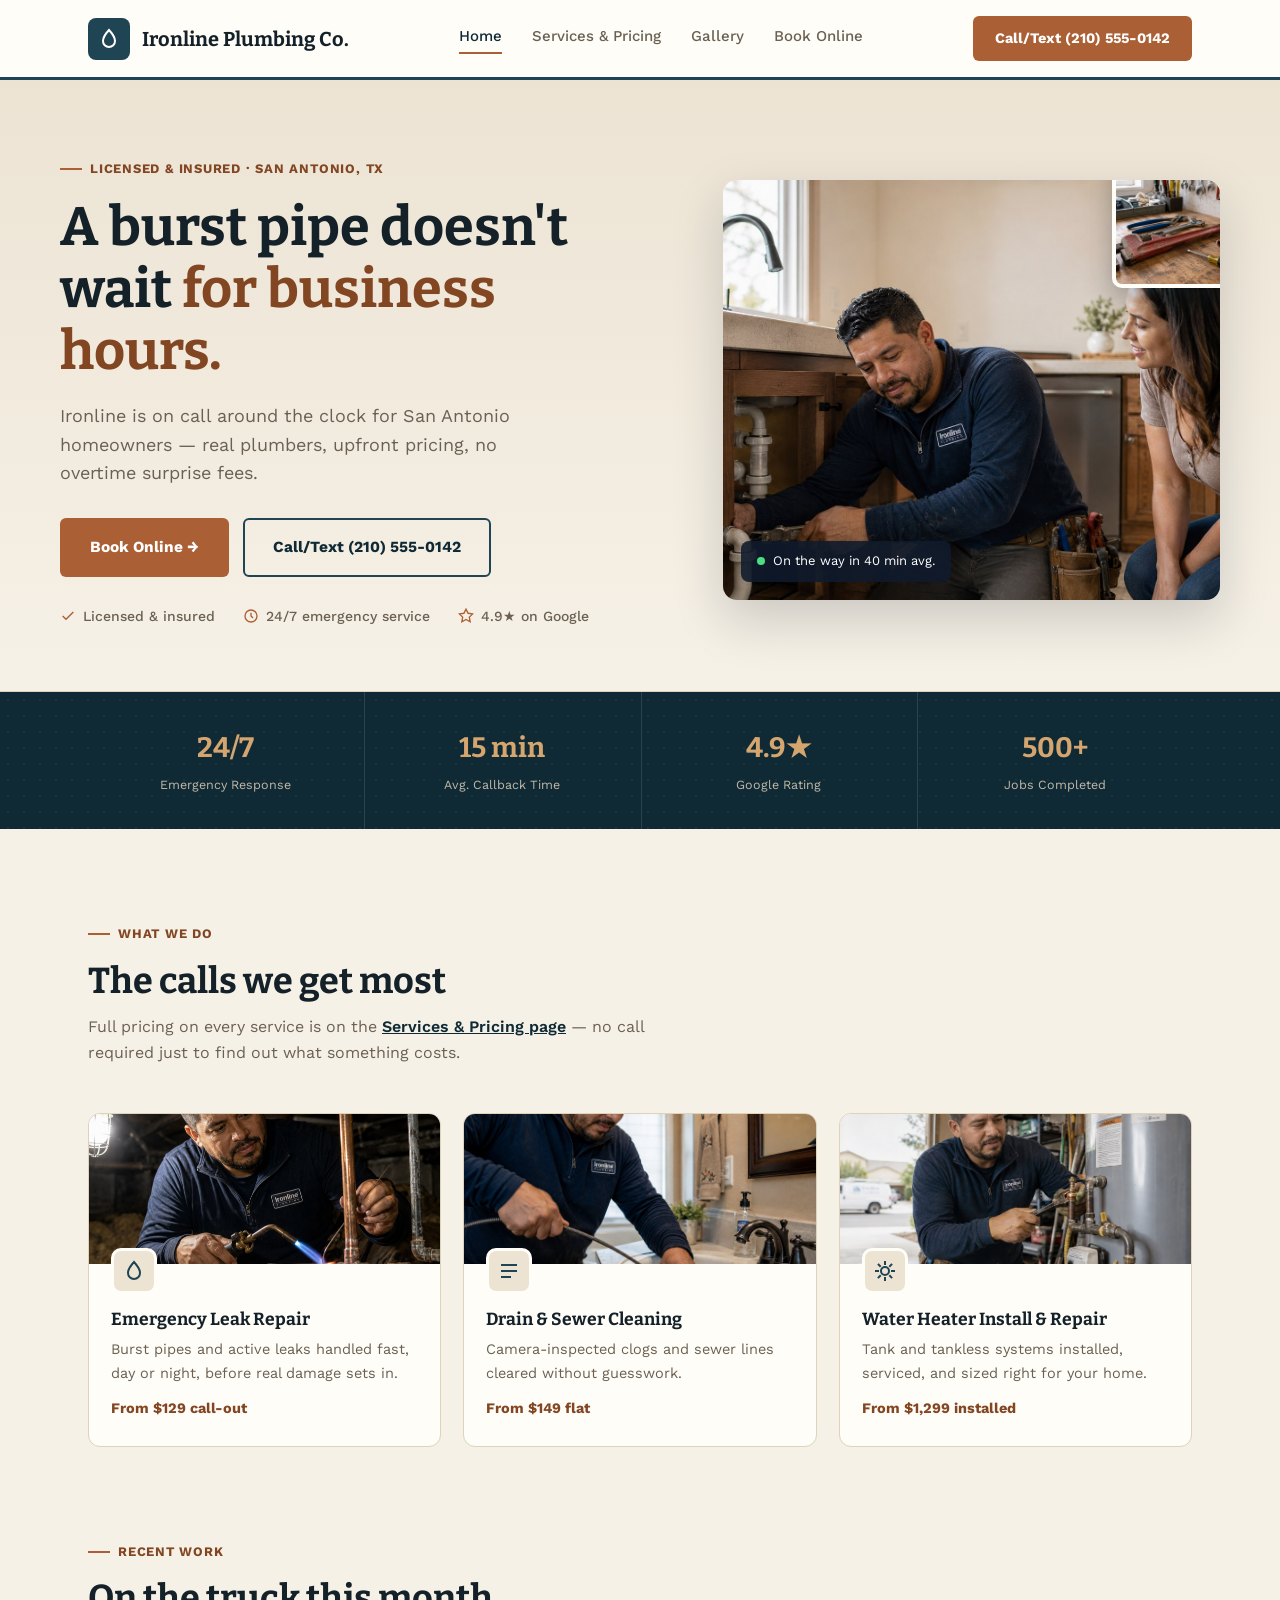
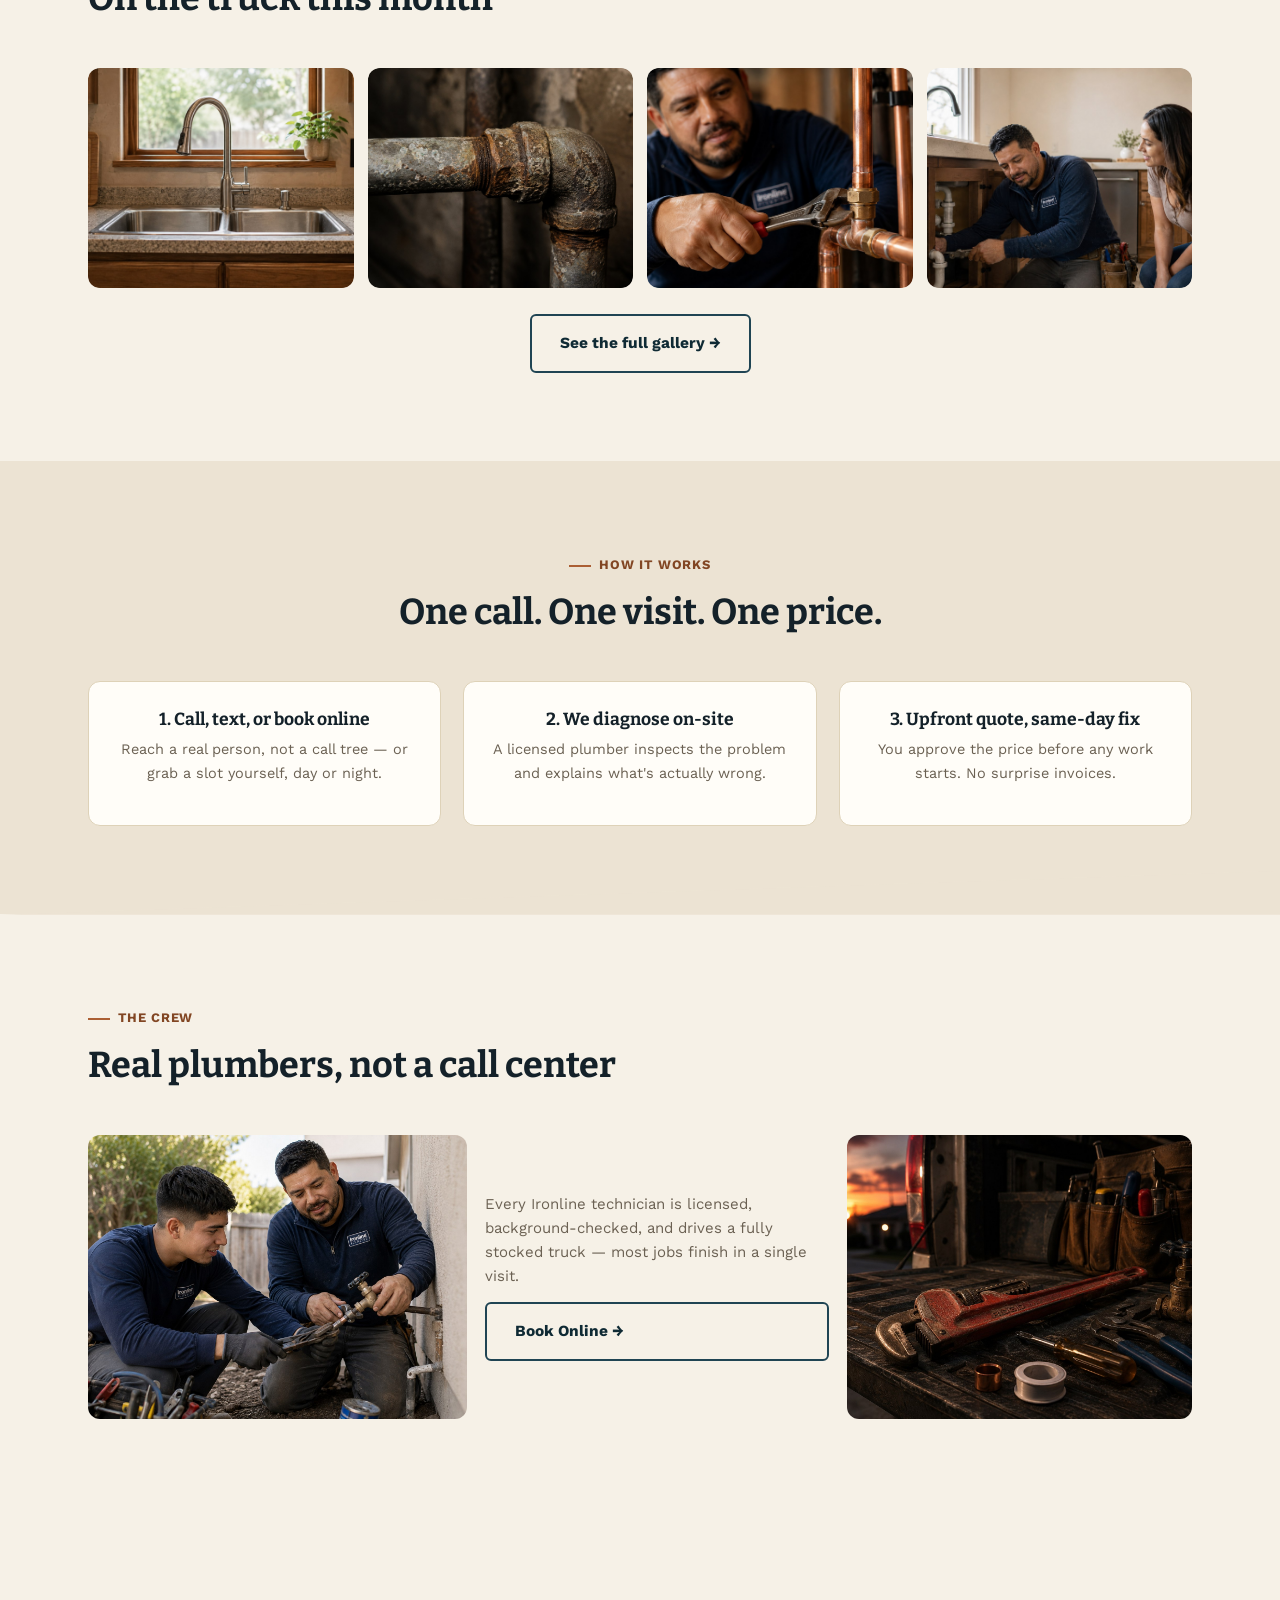
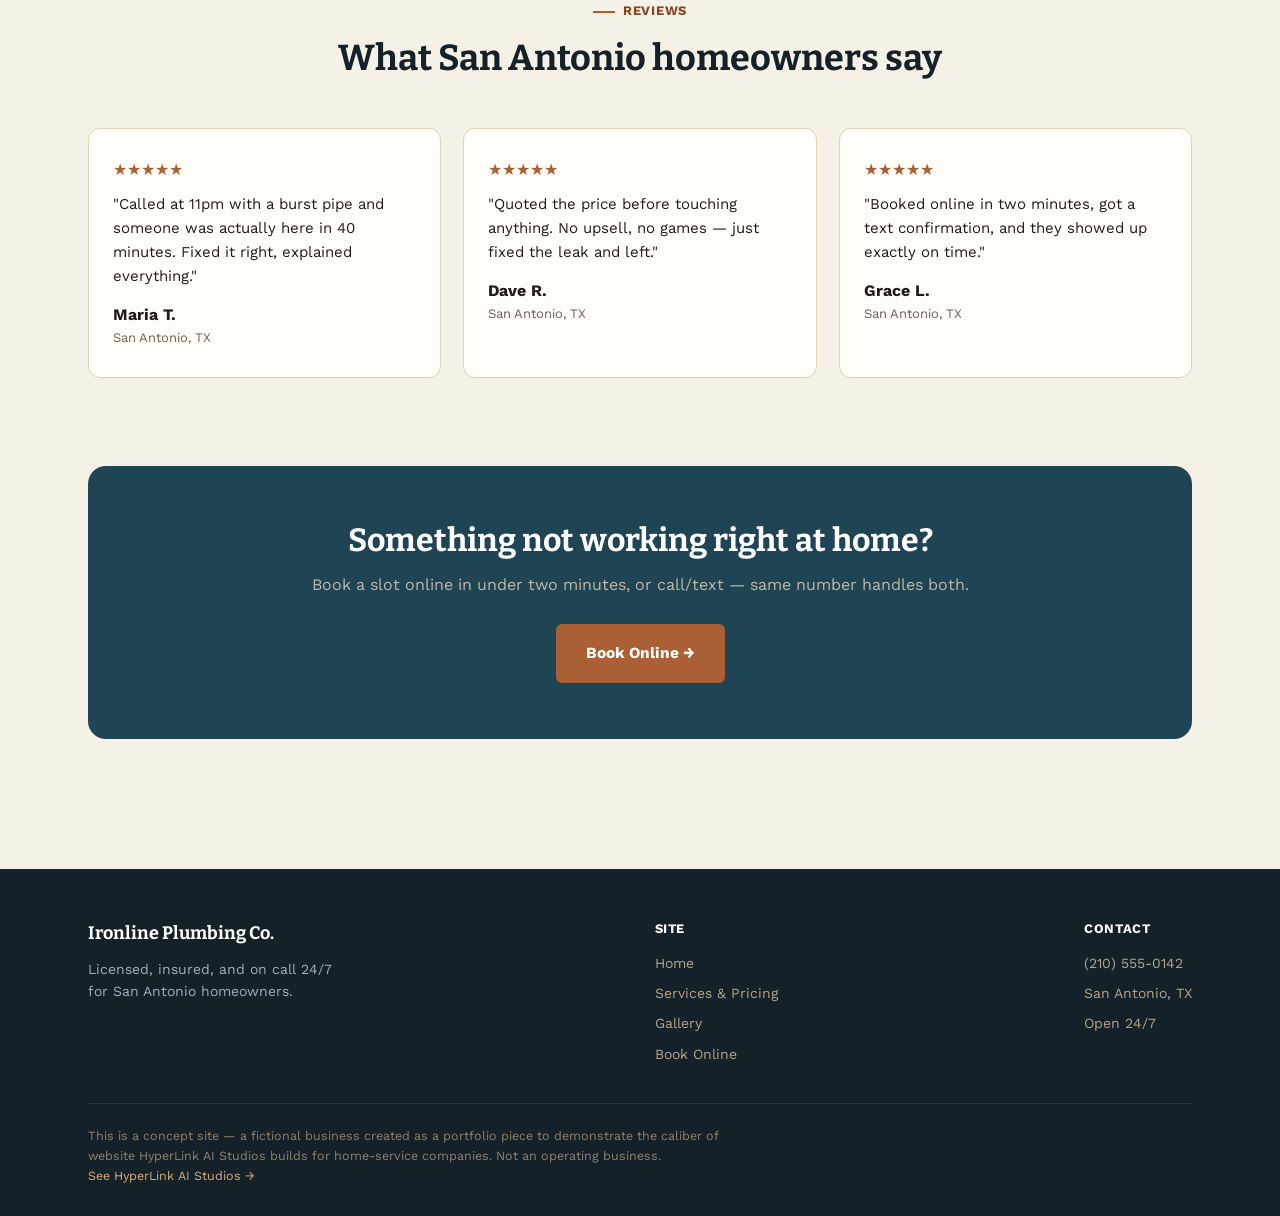
<file: index.html>
<!DOCTYPE html>
<html lang="en">
<head>
<meta charset="UTF-8">
<meta name="viewport" content="width=device-width, initial-scale=1.0">
<title>Ironline Plumbing Co. — Licensed Plumbers in San Antonio, TX</title>
<meta name="description" content="Concept website for a fictional San Antonio plumbing company, built by HyperLink AI Studios as a portfolio piece.">
<link rel="stylesheet" href="styles.css">
</head>
<body>

<header class="site-nav">
  <div class="nav-inner">
    <a class="brand" href="index.html">
      <span class="brand-mark"><svg viewBox="0 0 24 24" fill="none" stroke="#fff" stroke-width="2"><path d="M12 3s6 6.5 6 11a6 6 0 1 1-12 0c0-4.5 6-11 6-11z"/></svg></span>
      Ironline Plumbing Co.
    </a>
    <nav class="nav-links">
      <a href="index.html" class="active">Home</a>
      <a href="services.html">Services &amp; Pricing</a>
      <a href="gallery.html">Gallery</a>
      <a href="book.html">Book Online</a>
    </nav>
    <a class="nav-cta" href="tel:+12105550142"><svg viewBox="0 0 24 24" fill="none" stroke="currentColor" stroke-width="2"><path d="M22 16.92v3a2 2 0 0 1-2.18 2 19.79 19.79 0 0 1-8.63-3.07 19.5 19.5 0 0 1-6-6 19.79 19.79 0 0 1-3.07-8.67A2 2 0 0 1 4.11 2h3a2 2 0 0 1 2 1.72c.127.96.362 1.903.7 2.81a2 2 0 0 1-.45 2.11L8.09 9.91a16 16 0 0 0 6 6l1.27-1.27a2 2 0 0 1 2.11-.45c.907.338 1.85.573 2.81.7A2 2 0 0 1 22 16.92z"/></svg><span class="cta-text">Call/Text (210) 555-0142</span></a>
    <button class="nav-toggle" aria-label="Open menu"><span></span></button>
  </div>
  <div class="mobile-menu">
    <a href="index.html" class="active">Home</a>
    <a href="services.html">Services &amp; Pricing</a>
    <a href="gallery.html">Gallery</a>
    <a href="book.html">Book Online</a>
  </div>
</header>

<section class="hero">
  <div class="wrap hero-grid">
    <div>
      <div class="eyebrow">Licensed &amp; Insured · San Antonio, TX</div>
      <h1>A burst pipe doesn't wait <span class="hl">for business hours.</span></h1>
      <p class="lede">Ironline is on call around the clock for San Antonio homeowners — real plumbers, upfront pricing, no overtime surprise fees.</p>
      <div class="hero-actions">
        <a class="btn btn-orange" href="book.html">Book Online →</a>
        <a class="btn btn-outline" href="tel:+12105550142">Call/Text (210) 555-0142</a>
      </div>
      <div class="trust-row">
        <span><svg viewBox="0 0 24 24" fill="none" stroke="currentColor" stroke-width="2"><path d="M20 6L9 17l-5-5"/></svg> Licensed &amp; insured</span>
        <span><svg viewBox="0 0 24 24" fill="none" stroke="currentColor" stroke-width="2"><circle cx="12" cy="12" r="9"/><path d="M12 7v5l3 3"/></svg> 24/7 emergency service</span>
        <span><svg viewBox="0 0 24 24" fill="none" stroke="currentColor" stroke-width="2"><path d="M12 17.3l-6.2 3.3 1.2-6.9L2 8.9l6.9-1L12 1.7l3.1 6.2 6.9 1-5 4.8 1.2 6.9z"/></svg> 4.9★ on Google</span>
      </div>
    </div>
    <div class="hero-photo collage reveal">
      <img src="images/hero-team.jpg" alt="Ironline plumber reviewing a repair with a San Antonio homeowner">
      <div class="hero-badge"><span class="dot"></span> On the way in 40 min avg.</div>
      <div class="hero-inset"><img src="images/wrench-workbench.jpg" alt="Plumbing tools on a workbench"></div>
    </div>
  </div>
</section>

<section class="stat-strip texture">
  <div class="wrap stat-grid">
    <div class="stat-item reveal"><div class="stat-num" data-count="24/7">0</div><div class="stat-label">Emergency Response</div></div>
    <div class="stat-item reveal"><div class="stat-num" data-count="15 min">0</div><div class="stat-label">Avg. Callback Time</div></div>
    <div class="stat-item reveal"><div class="stat-num" data-count="4.9★">0</div><div class="stat-label">Google Rating</div></div>
    <div class="stat-item reveal"><div class="stat-num" data-count="500+">0</div><div class="stat-label">Jobs Completed</div></div>
  </div>
</section>

<section class="section">
  <div class="wrap">
    <div class="section-head reveal">
      <div class="eyebrow">What we do</div>
      <h2>The calls we get most</h2>
      <p>Full pricing on every service is on the <a href="services.html" style="color:var(--steel-dark);font-weight:600;">Services &amp; Pricing page</a> — no call required just to find out what something costs.</p>
    </div>
    <div class="service-grid">
      <div class="service-card with-photo reveal">
        <div class="sc-photo"><img src="images/leak-repair.jpg" alt="Emergency pipe leak repair"></div>
        <div class="sc-body">
          <div class="service-icon"><svg viewBox="0 0 24 24" fill="none" stroke="currentColor" stroke-width="2"><path d="M12 3s6 6.5 6 11a6 6 0 1 1-12 0c0-4.5 6-11 6-11z"/></svg></div>
          <h3>Emergency Leak Repair</h3>
          <p>Burst pipes and active leaks handled fast, day or night, before real damage sets in.</p>
          <div class="service-price">From $129 call-out</div>
        </div>
      </div>
      <div class="service-card with-photo reveal">
        <div class="sc-photo"><img src="images/drain-cleaning.jpg" alt="Drain cleaning service"></div>
        <div class="sc-body">
          <div class="service-icon"><svg viewBox="0 0 24 24" fill="none" stroke="currentColor" stroke-width="2"><path d="M4 12h16M4 6h16M4 18h10"/></svg></div>
          <h3>Drain &amp; Sewer Cleaning</h3>
          <p>Camera-inspected clogs and sewer lines cleared without guesswork.</p>
          <div class="service-price">From $149 flat</div>
        </div>
      </div>
      <div class="service-card with-photo reveal">
        <div class="sc-photo"><img src="images/water-heater.jpg" alt="Water heater installation"></div>
        <div class="sc-body">
          <div class="service-icon"><svg viewBox="0 0 24 24" fill="none" stroke="currentColor" stroke-width="2"><path d="M12 2v4M12 18v4M4.9 4.9l2.8 2.8M16.3 16.3l2.8 2.8M2 12h4M18 12h4M4.9 19.1l2.8-2.8M16.3 7.7l2.8-2.8"/><circle cx="12" cy="12" r="4"/></svg></div>
          <h3>Water Heater Install &amp; Repair</h3>
          <p>Tank and tankless systems installed, serviced, and sized right for your home.</p>
          <div class="service-price">From $1,299 installed</div>
        </div>
      </div>
    </div>
  </div>
</section>

<section class="section" style="padding-top:0;">
  <div class="wrap">
    <div class="section-head reveal">
      <div class="eyebrow">Recent work</div>
      <h2>On the truck this month</h2>
    </div>
    <div class="photo-strip">
      <a class="photo-frame reveal" href="gallery.html"><img src="images/finished-faucet.jpg" alt="Finished kitchen faucet install"></a>
      <a class="photo-frame reveal" href="gallery.html"><img src="images/rusty-pipe-joint.jpg" alt="Corroded pipe joint before repair"></a>
      <a class="photo-frame reveal" href="gallery.html"><img src="images/pipes-detail.jpg" alt="New copper piping detail"></a>
      <a class="photo-frame reveal" href="gallery.html"><img src="images/hero-team.jpg" alt="Ironline plumber walking a homeowner through a repair"></a>
    </div>
    <div style="text-align:center;margin-top:26px;">
      <a class="btn btn-outline" href="gallery.html">See the full gallery →</a>
    </div>
  </div>
</section>

<section class="section angle-cut" style="background:var(--panel-2);">
  <div class="wrap">
    <div class="section-head center reveal">
      <div class="eyebrow">How it works</div>
      <h2>One call. One visit. One price.</h2>
    </div>
    <div class="service-grid">
      <div class="service-card reveal" style="text-align:center;">
        <h3>1. Call, text, or book online</h3>
        <p>Reach a real person, not a call tree — or grab a slot yourself, day or night.</p>
      </div>
      <div class="service-card reveal" style="text-align:center;">
        <h3>2. We diagnose on-site</h3>
        <p>A licensed plumber inspects the problem and explains what's actually wrong.</p>
      </div>
      <div class="service-card reveal" style="text-align:center;">
        <h3>3. Upfront quote, same-day fix</h3>
        <p>You approve the price before any work starts. No surprise invoices.</p>
      </div>
    </div>
  </div>
</section>

<section class="section">
  <div class="wrap">
    <div class="section-head reveal">
      <div class="eyebrow">The crew</div>
      <h2>Real plumbers, not a call center</h2>
    </div>
    <div class="crew-strip">
      <a class="photo-frame reveal" href="gallery.html"><img src="images/crew-at-work.jpg" alt="Ironline crew working on a pipe repair"></a>
      <div class="crew-copy reveal">
        <p style="color:var(--muted);font-size:15px;margin-bottom:14px;">Every Ironline technician is licensed, background-checked, and drives a fully stocked truck — most jobs finish in a single visit.</p>
        <a class="btn btn-outline" href="book.html">Book Online →</a>
      </div>
      <a class="photo-frame reveal" href="gallery.html"><img src="images/tool-dramatic.jpg" alt="Plumbing tools of the trade"></a>
    </div>
  </div>
</section>

<section class="section">
  <div class="wrap">
    <div class="section-head center reveal">
      <div class="eyebrow">Reviews</div>
      <h2>What San Antonio homeowners say</h2>
    </div>
    <div class="service-grid">
      <div class="service-card reveal">
        <div style="color:var(--orange);margin-bottom:10px;">★★★★★</div>
        <p style="color:var(--text);font-size:15px;margin-bottom:14px;">"Called at 11pm with a burst pipe and someone was actually here in 40 minutes. Fixed it right, explained everything."</p>
        <strong>Maria T.</strong><div style="color:var(--muted);font-size:13px;">San Antonio, TX</div>
      </div>
      <div class="service-card reveal">
        <div style="color:var(--orange);margin-bottom:10px;">★★★★★</div>
        <p style="color:var(--text);font-size:15px;margin-bottom:14px;">"Quoted the price before touching anything. No upsell, no games — just fixed the leak and left."</p>
        <strong>Dave R.</strong><div style="color:var(--muted);font-size:13px;">San Antonio, TX</div>
      </div>
      <div class="service-card reveal">
        <div style="color:var(--orange);margin-bottom:10px;">★★★★★</div>
        <p style="color:var(--text);font-size:15px;margin-bottom:14px;">"Booked online in two minutes, got a text confirmation, and they showed up exactly on time."</p>
        <strong>Grace L.</strong><div style="color:var(--muted);font-size:13px;">San Antonio, TX</div>
      </div>
    </div>
  </div>
</section>

<section class="wrap" style="padding-bottom:90px;">
  <div class="cta-band">
    <h2>Something not working right at home?</h2>
    <p>Book a slot online in under two minutes, or call/text — same number handles both.</p>
    <a class="btn btn-orange" href="book.html">Book Online →</a>
  </div>
</section>

<footer class="site-footer">
  <div class="wrap">
    <div class="footer-grid">
      <div>
        <div class="footer-brand">Ironline Plumbing Co.</div>
        <div style="color:#9fb0c2;font-size:14px;max-width:260px;">Licensed, insured, and on call 24/7 for San Antonio homeowners.</div>
      </div>
      <div class="footer-col">
        <h4>Site</h4>
        <a href="index.html">Home</a>
        <a href="services.html">Services &amp; Pricing</a>
        <a href="gallery.html">Gallery</a>
        <a href="book.html">Book Online</a>
      </div>
      <div class="footer-col">
        <h4>Contact</h4>
        <a href="tel:+12105550142">(210) 555-0142</a>
        <a href="#">San Antonio, TX</a>
        <a href="#">Open 24/7</a>
      </div>
    </div>
    <div class="footer-bottom">
      This is a concept site — a fictional business created as a portfolio piece to demonstrate the caliber of website HyperLink AI Studios builds for home-service companies. Not an operating business.
      <br><a href="https://hyperlinkai.online" target="_blank" rel="noopener">See HyperLink AI Studios →</a>
    </div>
  </div>
</footer>

<script src="nav.js"></script>
<script src="motion.js"></script>
</body>
</html>
</file>
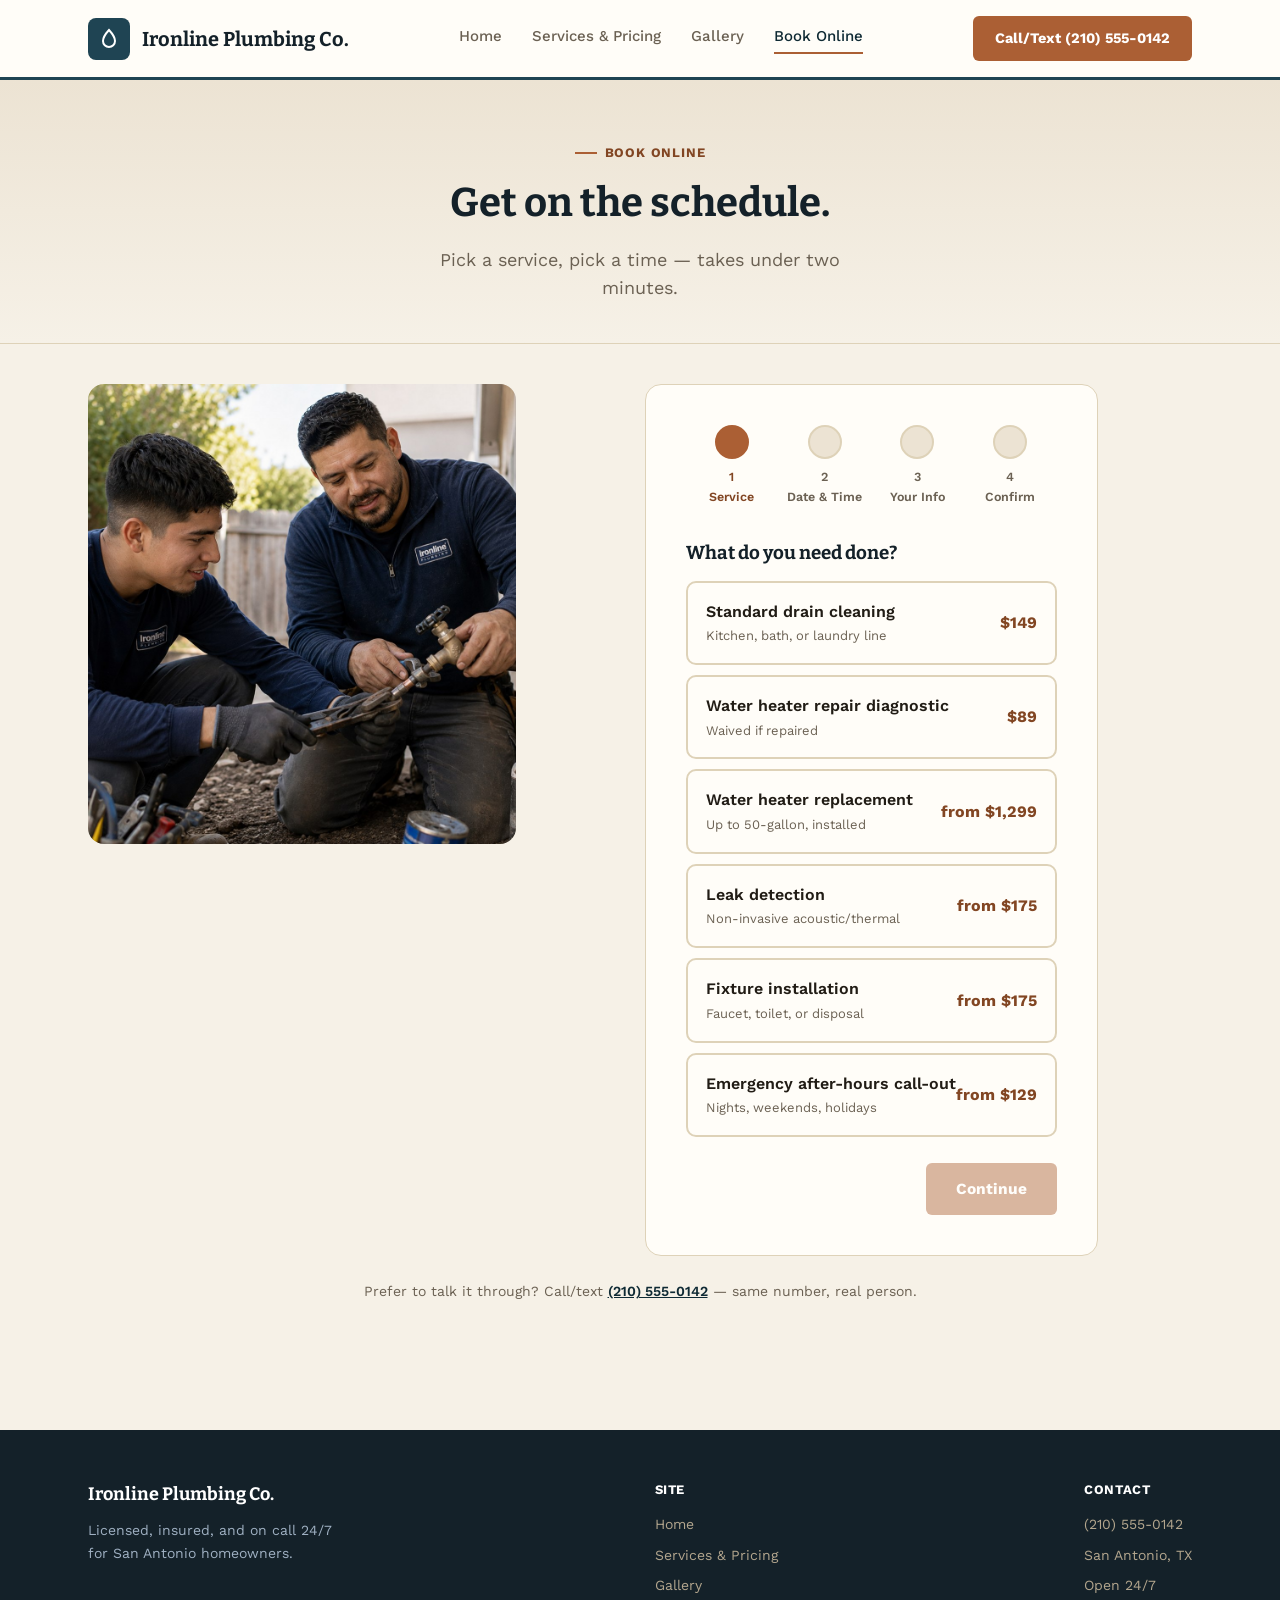
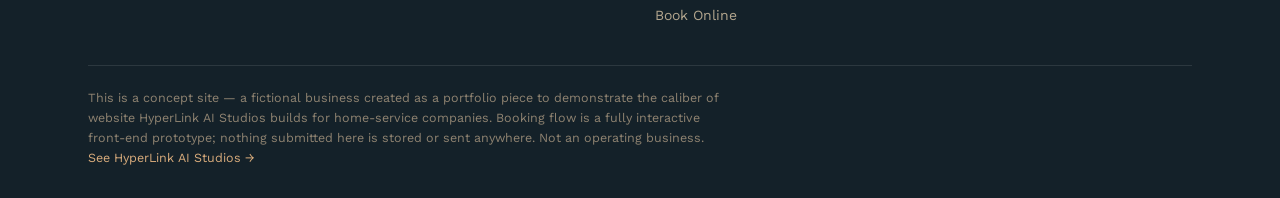
<file: book.html>
<!DOCTYPE html>
<html lang="en">
<head>
<meta charset="UTF-8">
<meta name="viewport" content="width=device-width, initial-scale=1.0">
<title>Book Online — Ironline Plumbing Co.</title>
<meta name="description" content="Interactive booking flow prototype for a fictional San Antonio plumbing company, a HyperLink AI Studios portfolio piece.">
<link rel="stylesheet" href="styles.css">
</head>
<body>

<header class="site-nav">
  <div class="nav-inner">
    <a class="brand" href="index.html">
      <span class="brand-mark"><svg viewBox="0 0 24 24" fill="none" stroke="#fff" stroke-width="2"><path d="M12 3s6 6.5 6 11a6 6 0 1 1-12 0c0-4.5 6-11 6-11z"/></svg></span>
      Ironline Plumbing Co.
    </a>
    <nav class="nav-links">
      <a href="index.html">Home</a>
      <a href="services.html">Services &amp; Pricing</a>
      <a href="gallery.html">Gallery</a>
      <a href="book.html" class="active">Book Online</a>
    </nav>
    <a class="nav-cta" href="tel:+12105550142"><svg viewBox="0 0 24 24" fill="none" stroke="currentColor" stroke-width="2"><path d="M22 16.92v3a2 2 0 0 1-2.18 2 19.79 19.79 0 0 1-8.63-3.07 19.5 19.5 0 0 1-6-6 19.79 19.79 0 0 1-3.07-8.67A2 2 0 0 1 4.11 2h3a2 2 0 0 1 2 1.72c.127.96.362 1.903.7 2.81a2 2 0 0 1-.45 2.11L8.09 9.91a16 16 0 0 0 6 6l1.27-1.27a2 2 0 0 1 2.11-.45c.907.338 1.85.573 2.81.7A2 2 0 0 1 22 16.92z"/></svg><span class="cta-text">Call/Text (210) 555-0142</span></a>
    <button class="nav-toggle" aria-label="Open menu"><span></span></button>
  </div>
  <div class="mobile-menu">
    <a href="index.html">Home</a>
    <a href="services.html">Services &amp; Pricing</a>
    <a href="gallery.html">Gallery</a>
    <a href="book.html" class="active">Book Online</a>
  </div>
</header>

<section class="hero" style="padding-bottom: 0;">
  <div class="wrap" style="padding: 56px 28px 40px;text-align:center;">
    <div class="eyebrow" style="justify-content:center;">Book Online</div>
    <h1 style="font-size: clamp(28px,3.6vw,40px);">Get on the schedule.</h1>
    <p class="lede" style="margin:0 auto;">Pick a service, pick a time — takes under two minutes.</p>
  </div>
</section>

<section class="section" style="padding-top:40px;">
  <div class="wrap">
    <div class="book-layout">
    <div class="book-side reveal"><img src="images/crew-at-work.jpg" alt="Ironline crew working on a pipe repair"></div>
    <div class="booking-shell">
      <div class="booking-steps">
        <div class="booking-step-dot active">1<br><span class="label">Service</span></div>
        <div class="booking-step-dot">2<br><span class="label">Date &amp; Time</span></div>
        <div class="booking-step-dot">3<br><span class="label">Your Info</span></div>
        <div class="booking-step-dot">4<br><span class="label">Confirm</span></div>
      </div>

      <div id="b-step-1" class="b-panel">
        <h3 style="margin-bottom:16px;">What do you need done?</h3>
        <div id="svc-list"></div>
      </div>

      <div id="b-step-2" class="b-panel">
        <h3 style="margin-bottom:16px;">Pick a day</h3>
        <div id="cal-grid" class="cal-grid"></div>
        <h3 style="margin-bottom:16px;">Pick a time</h3>
        <div id="time-grid" class="time-grid"></div>
      </div>

      <div id="b-step-3" class="b-panel">
        <h3 style="margin-bottom:16px;">Where should we send the confirmation?</h3>
        <div class="b-field"><label>Full name</label><input id="b-name" type="text" placeholder="Jordan Casey"></div>
        <div class="b-field"><label>Phone</label><input id="b-phone" type="tel" placeholder="(210) 555-0100"></div>
        <div class="b-field"><label>Email</label><input id="b-email" type="email" placeholder="you@email.com"></div>
        <div class="b-field"><label>Anything we should know? (optional)</label><textarea id="b-notes" rows="3" placeholder="Gate code, parking, what's going on..."></textarea></div>
      </div>

      <div id="b-step-4" class="b-panel">
        <div id="confirm-summary"></div>
      </div>

      <div class="b-nav">
        <button id="b-back" class="btn btn-outline">← Back</button>
        <button id="b-next" class="btn btn-orange" disabled>Continue</button>
      </div>
    </div>
    </div>

    <p style="text-align:center;color:var(--muted);font-size:14px;margin-top:24px;">Prefer to talk it through? Call/text <a href="tel:+12105550142" style="color:var(--steel-dark);font-weight:600;">(210) 555-0142</a> — same number, real person.</p>
  </div>
</section>

<footer class="site-footer">
  <div class="wrap">
    <div class="footer-grid">
      <div>
        <div class="footer-brand">Ironline Plumbing Co.</div>
        <div style="color:#9fb0c2;font-size:14px;max-width:260px;">Licensed, insured, and on call 24/7 for San Antonio homeowners.</div>
      </div>
      <div class="footer-col">
        <h4>Site</h4>
        <a href="index.html">Home</a>
        <a href="services.html">Services &amp; Pricing</a>
        <a href="gallery.html">Gallery</a>
        <a href="book.html">Book Online</a>
      </div>
      <div class="footer-col">
        <h4>Contact</h4>
        <a href="tel:+12105550142">(210) 555-0142</a>
        <a href="#">San Antonio, TX</a>
        <a href="#">Open 24/7</a>
      </div>
    </div>
    <div class="footer-bottom">
      This is a concept site — a fictional business created as a portfolio piece to demonstrate the caliber of website HyperLink AI Studios builds for home-service companies. Booking flow is a fully interactive front-end prototype; nothing submitted here is stored or sent anywhere. Not an operating business.
      <br><a href="https://hyperlinkai.online" target="_blank" rel="noopener">See HyperLink AI Studios →</a>
    </div>
  </div>
</footer>

<script>
window.BOOKING_BUSINESS = "Ironline Plumbing Co.";
window.BOOKING_TODAY = "2026-08-18";
window.BOOKING_SERVICES = [
  { name: "Standard drain cleaning", price: "$149", desc: "Kitchen, bath, or laundry line" },
  { name: "Water heater repair diagnostic", price: "$89", desc: "Waived if repaired" },
  { name: "Water heater replacement", price: "from $1,299", desc: "Up to 50-gallon, installed" },
  { name: "Leak detection", price: "from $175", desc: "Non-invasive acoustic/thermal" },
  { name: "Fixture installation", price: "from $175", desc: "Faucet, toilet, or disposal" },
  { name: "Emergency after-hours call-out", price: "from $129", desc: "Nights, weekends, holidays" },
];
</script>
<script src="booking.js"></script>
<script src="nav.js"></script>
<script src="motion.js"></script>
</body>
</html>
</file>
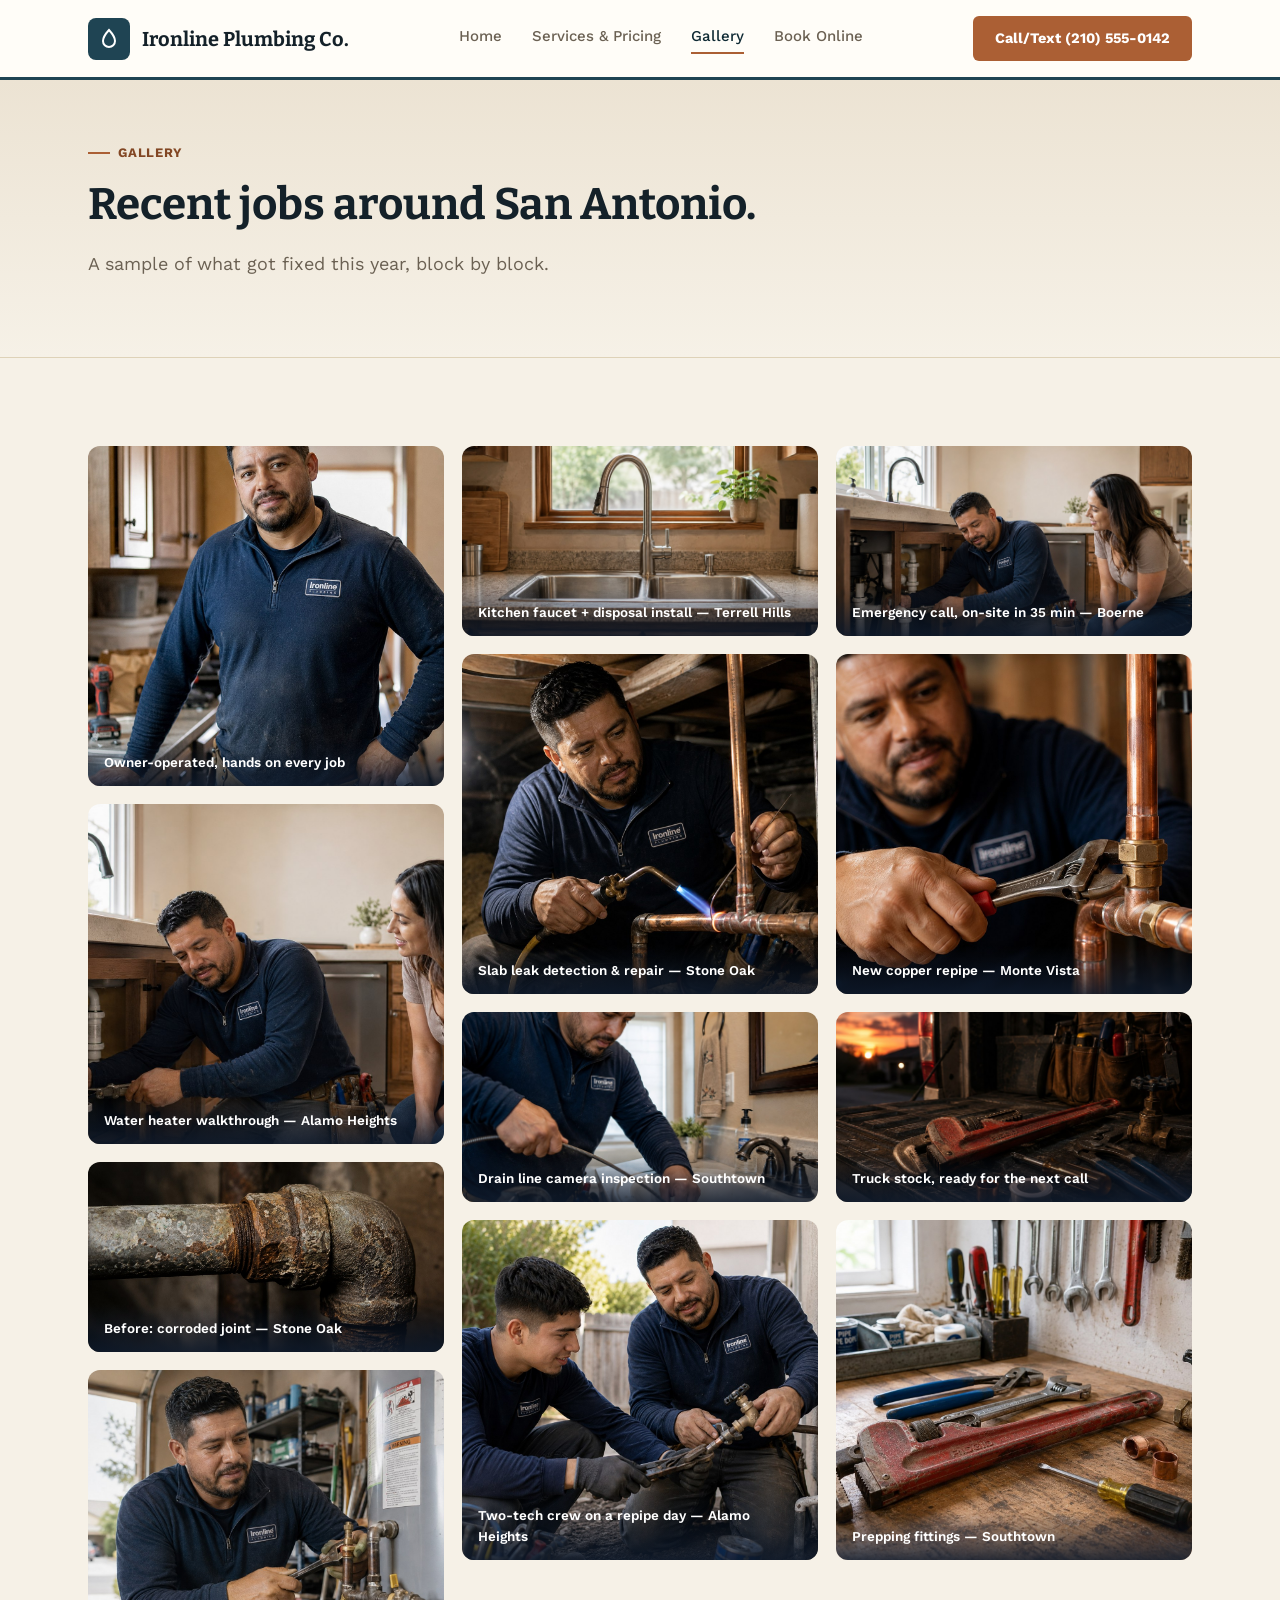
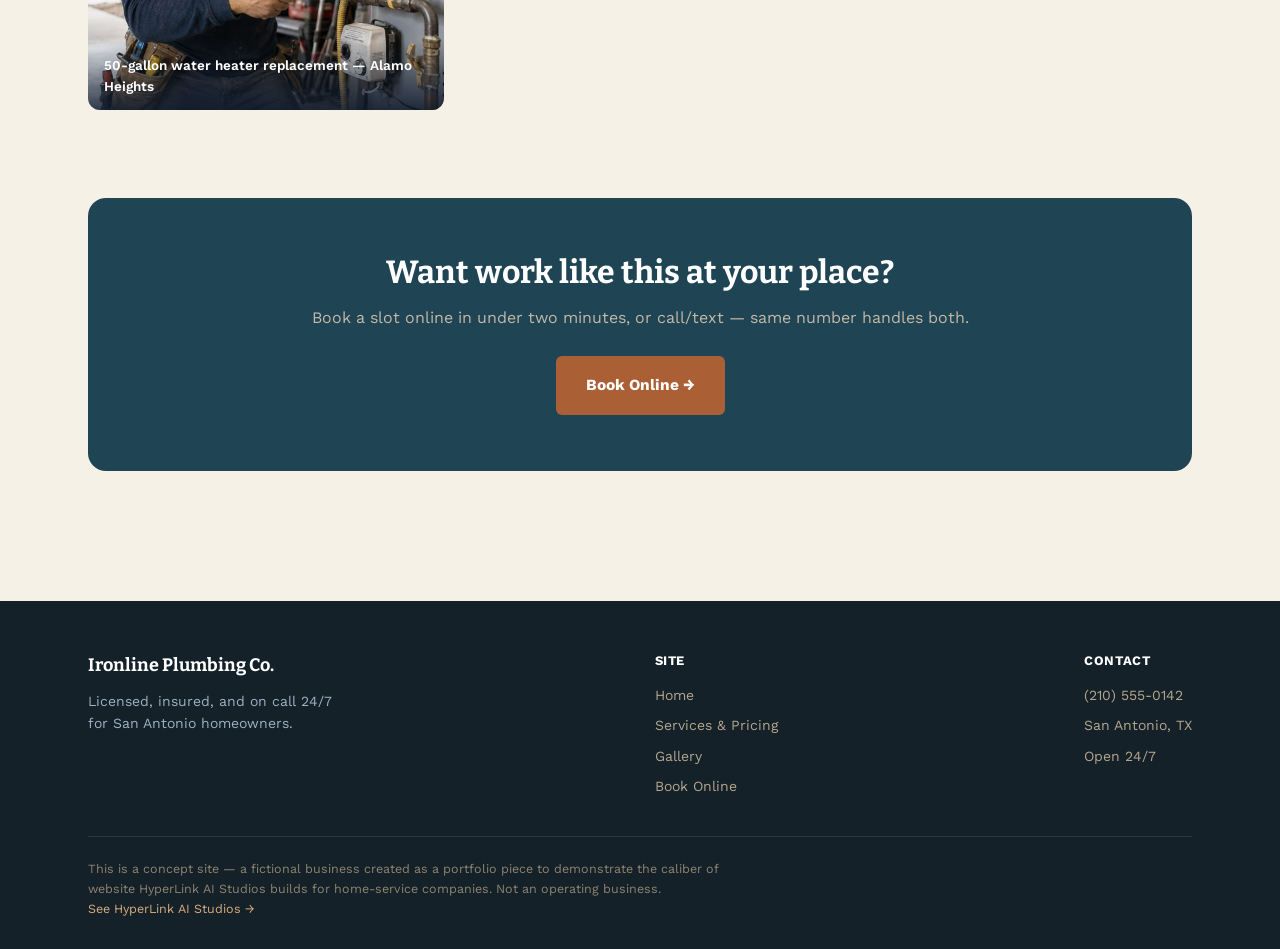
<file: gallery.html>
<!DOCTYPE html>
<html lang="en">
<head>
<meta charset="UTF-8">
<meta name="viewport" content="width=device-width, initial-scale=1.0">
<title>Gallery — Ironline Plumbing Co.</title>
<meta name="description" content="Recent job photos for a fictional San Antonio plumbing company, a HyperLink AI Studios portfolio piece.">
<link rel="stylesheet" href="styles.css">
</head>
<body>

<header class="site-nav">
  <div class="nav-inner">
    <a class="brand" href="index.html">
      <span class="brand-mark"><svg viewBox="0 0 24 24" fill="none" stroke="#fff" stroke-width="2"><path d="M12 3s6 6.5 6 11a6 6 0 1 1-12 0c0-4.5 6-11 6-11z"/></svg></span>
      Ironline Plumbing Co.
    </a>
    <nav class="nav-links">
      <a href="index.html">Home</a>
      <a href="services.html">Services &amp; Pricing</a>
      <a href="gallery.html" class="active">Gallery</a>
      <a href="book.html">Book Online</a>
    </nav>
    <a class="nav-cta" href="tel:+12105550142"><svg viewBox="0 0 24 24" fill="none" stroke="currentColor" stroke-width="2"><path d="M22 16.92v3a2 2 0 0 1-2.18 2 19.79 19.79 0 0 1-8.63-3.07 19.5 19.5 0 0 1-6-6 19.79 19.79 0 0 1-3.07-8.67A2 2 0 0 1 4.11 2h3a2 2 0 0 1 2 1.72c.127.96.362 1.903.7 2.81a2 2 0 0 1-.45 2.11L8.09 9.91a16 16 0 0 0 6 6l1.27-1.27a2 2 0 0 1 2.11-.45c.907.338 1.85.573 2.81.7A2 2 0 0 1 22 16.92z"/></svg><span class="cta-text">Call/Text (210) 555-0142</span></a>
    <button class="nav-toggle" aria-label="Open menu"><span></span></button>
  </div>
  <div class="mobile-menu">
    <a href="index.html">Home</a>
    <a href="services.html">Services &amp; Pricing</a>
    <a href="gallery.html" class="active">Gallery</a>
    <a href="book.html">Book Online</a>
  </div>
</header>

<section class="hero" style="padding-bottom: 0;">
  <div class="wrap" style="padding: 56px 28px 48px;">
    <div class="eyebrow">Gallery</div>
    <h1 style="font-size: clamp(30px,4vw,44px);">Recent jobs around San Antonio.</h1>
    <p class="lede">A sample of what got fixed this year, block by block.</p>
  </div>
</section>

<section class="section">
  <div class="wrap">
    <div class="gallery-masonry">
      <div class="gallery-item tall reveal"><img src="images/owner-portrait.jpg" alt="Ironline Plumbing Co. owner"><div class="gallery-cap">Owner-operated, hands on every job</div></div>
      <div class="gallery-item tall reveal"><img src="images/hero-team.jpg" alt="Technician walking a homeowner through a repair"><div class="gallery-cap">Water heater walkthrough — Alamo Heights</div></div>
      <div class="gallery-item short reveal"><img src="images/rusty-pipe-joint.jpg" alt="Corroded pipe joint before repair"><div class="gallery-cap">Before: corroded joint — Stone Oak</div></div>
      <div class="gallery-item tall reveal"><img src="images/water-heater.jpg" alt="Water heater replacement"><div class="gallery-cap">50-gallon water heater replacement — Alamo Heights</div></div>
      <div class="gallery-item short reveal"><img src="images/finished-faucet.jpg" alt="Kitchen faucet installation"><div class="gallery-cap">Kitchen faucet + disposal install — Terrell Hills</div></div>
      <div class="gallery-item tall reveal"><img src="images/leak-repair.jpg" alt="Slab leak repair"><div class="gallery-cap">Slab leak detection &amp; repair — Stone Oak</div></div>
      <div class="gallery-item short reveal"><img src="images/drain-cleaning.jpg" alt="Drain line inspection"><div class="gallery-cap">Drain line camera inspection — Southtown</div></div>
      <div class="gallery-item tall reveal"><img src="images/crew-at-work.jpg" alt="Ironline crew working on a pipe repair"><div class="gallery-cap">Two-tech crew on a repipe day — Alamo Heights</div></div>
      <div class="gallery-item short reveal"><img src="images/hero-team.jpg" alt="Ironline technician walking a homeowner through a repair"><div class="gallery-cap">Emergency call, on-site in 35 min — Boerne</div></div>
      <div class="gallery-item tall reveal"><img src="images/pipes-detail.jpg" alt="New copper piping detail"><div class="gallery-cap">New copper repipe — Monte Vista</div></div>
      <div class="gallery-item short reveal"><img src="images/tool-dramatic.jpg" alt="Plumbing tools ready for a job"><div class="gallery-cap">Truck stock, ready for the next call</div></div>
      <div class="gallery-item tall reveal"><img src="images/wrench-workbench.jpg" alt="Plumbing tools on a workbench"><div class="gallery-cap">Prepping fittings — Southtown</div></div>
    </div>
  </div>
</section>

<section class="wrap" style="padding-bottom:90px;">
  <div class="cta-band">
    <h2>Want work like this at your place?</h2>
    <p>Book a slot online in under two minutes, or call/text — same number handles both.</p>
    <a class="btn btn-orange" href="book.html">Book Online →</a>
  </div>
</section>

<footer class="site-footer">
  <div class="wrap">
    <div class="footer-grid">
      <div>
        <div class="footer-brand">Ironline Plumbing Co.</div>
        <div style="color:#9fb0c2;font-size:14px;max-width:260px;">Licensed, insured, and on call 24/7 for San Antonio homeowners.</div>
      </div>
      <div class="footer-col">
        <h4>Site</h4>
        <a href="index.html">Home</a>
        <a href="services.html">Services &amp; Pricing</a>
        <a href="gallery.html">Gallery</a>
        <a href="book.html">Book Online</a>
      </div>
      <div class="footer-col">
        <h4>Contact</h4>
        <a href="tel:+12105550142">(210) 555-0142</a>
        <a href="#">San Antonio, TX</a>
        <a href="#">Open 24/7</a>
      </div>
    </div>
    <div class="footer-bottom">
      This is a concept site — a fictional business created as a portfolio piece to demonstrate the caliber of website HyperLink AI Studios builds for home-service companies. Not an operating business.
      <br><a href="https://hyperlinkai.online" target="_blank" rel="noopener">See HyperLink AI Studios →</a>
    </div>
  </div>
</footer>

<script src="nav.js"></script>
<script src="motion.js"></script>
</body>
</html>
</file>
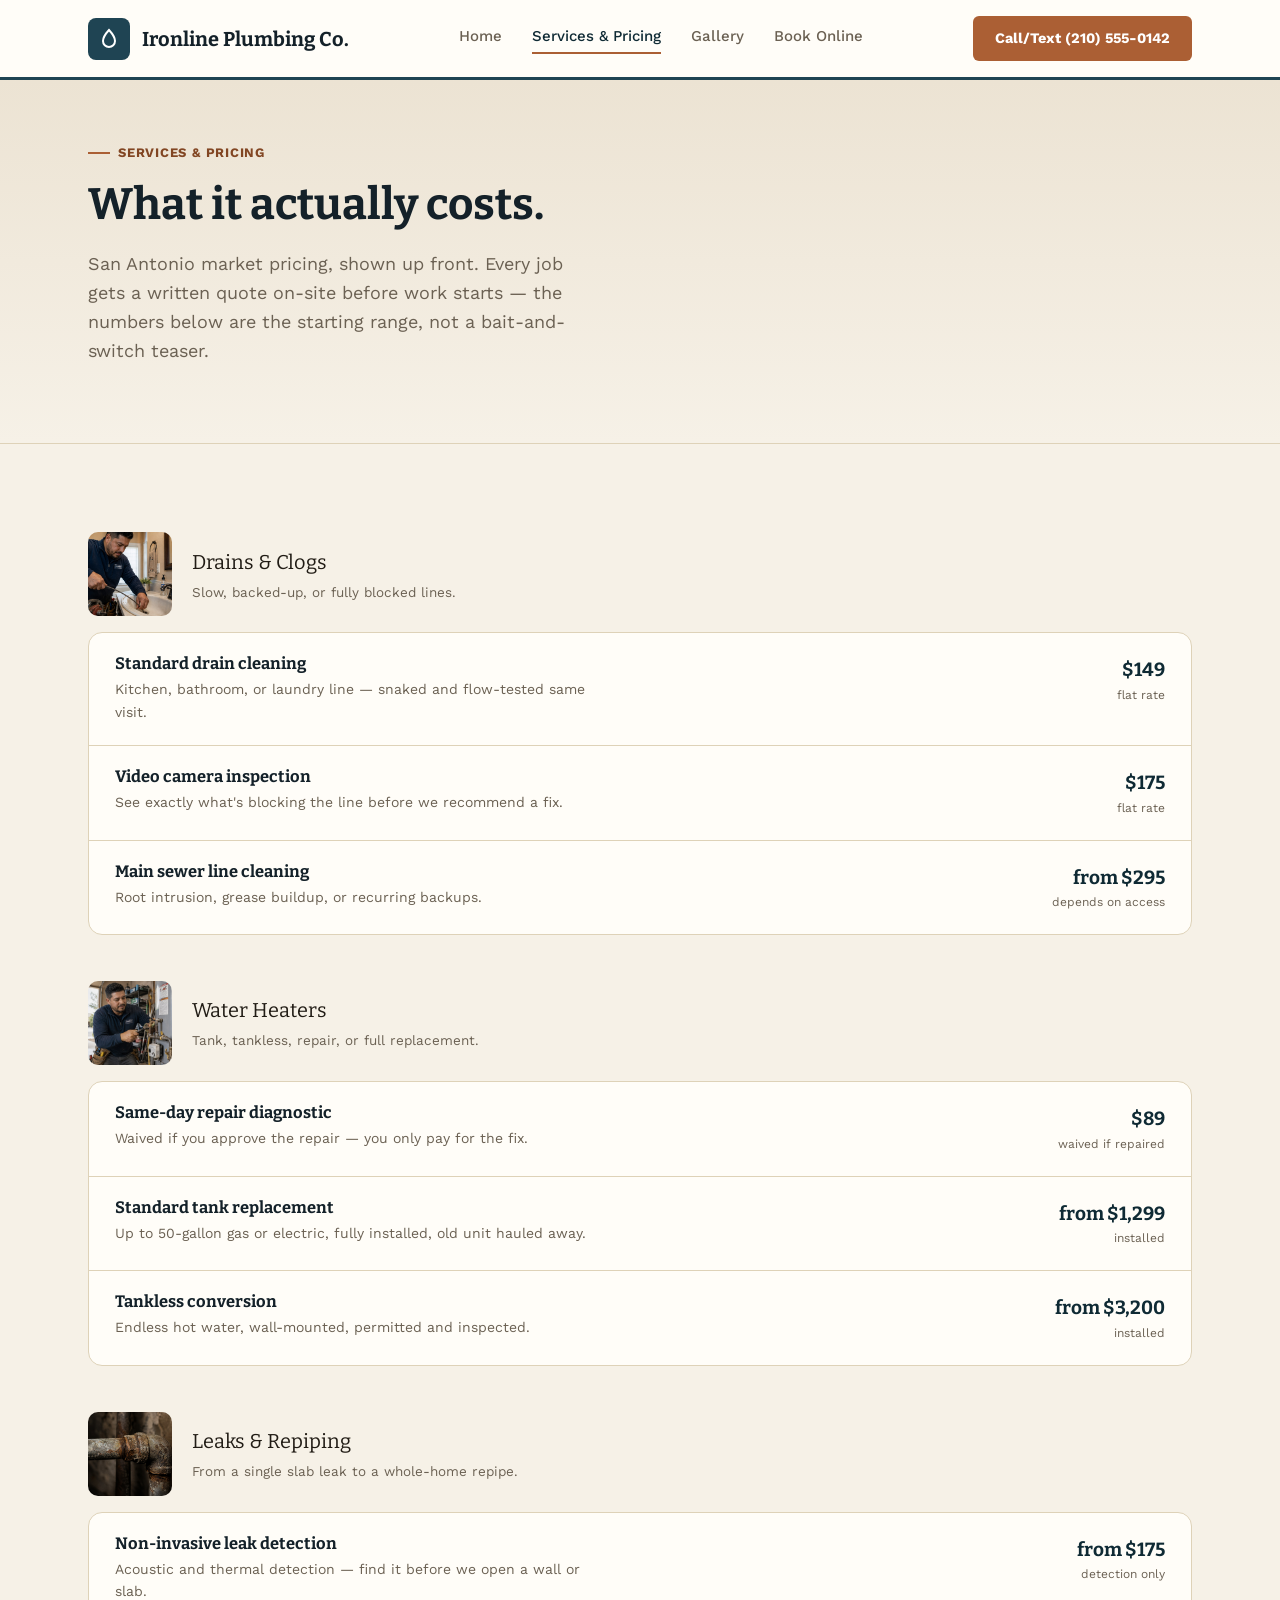
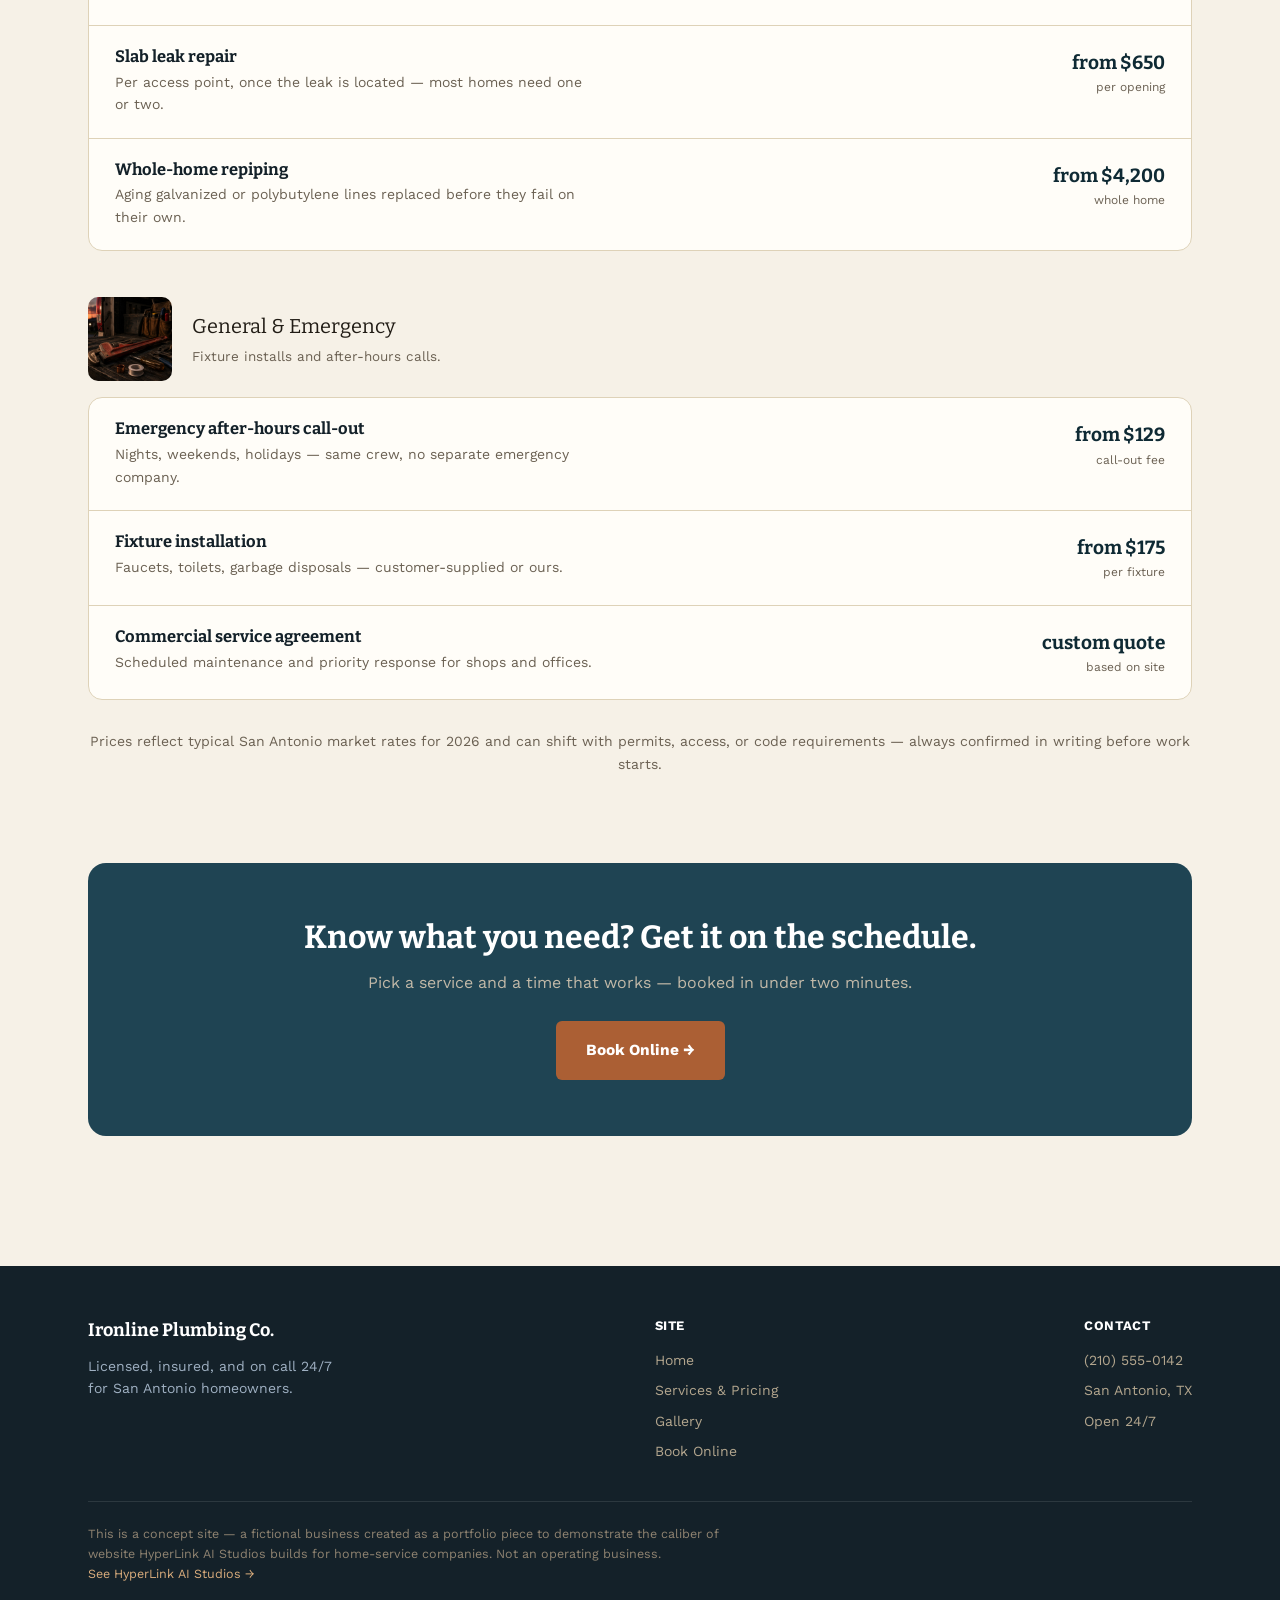
<file: services.html>
<!DOCTYPE html>
<html lang="en">
<head>
<meta charset="UTF-8">
<meta name="viewport" content="width=device-width, initial-scale=1.0">
<title>Services &amp; Pricing — Ironline Plumbing Co.</title>
<meta name="description" content="Full priced service menu for a fictional San Antonio plumbing company, a HyperLink AI Studios portfolio piece.">
<link rel="stylesheet" href="styles.css">
</head>
<body>

<header class="site-nav">
  <div class="nav-inner">
    <a class="brand" href="index.html">
      <span class="brand-mark"><svg viewBox="0 0 24 24" fill="none" stroke="#fff" stroke-width="2"><path d="M12 3s6 6.5 6 11a6 6 0 1 1-12 0c0-4.5 6-11 6-11z"/></svg></span>
      Ironline Plumbing Co.
    </a>
    <nav class="nav-links">
      <a href="index.html">Home</a>
      <a href="services.html" class="active">Services &amp; Pricing</a>
      <a href="gallery.html">Gallery</a>
      <a href="book.html">Book Online</a>
    </nav>
    <a class="nav-cta" href="tel:+12105550142"><svg viewBox="0 0 24 24" fill="none" stroke="currentColor" stroke-width="2"><path d="M22 16.92v3a2 2 0 0 1-2.18 2 19.79 19.79 0 0 1-8.63-3.07 19.5 19.5 0 0 1-6-6 19.79 19.79 0 0 1-3.07-8.67A2 2 0 0 1 4.11 2h3a2 2 0 0 1 2 1.72c.127.96.362 1.903.7 2.81a2 2 0 0 1-.45 2.11L8.09 9.91a16 16 0 0 0 6 6l1.27-1.27a2 2 0 0 1 2.11-.45c.907.338 1.85.573 2.81.7A2 2 0 0 1 22 16.92z"/></svg><span class="cta-text">Call/Text (210) 555-0142</span></a>
    <button class="nav-toggle" aria-label="Open menu"><span></span></button>
  </div>
  <div class="mobile-menu">
    <a href="index.html">Home</a>
    <a href="services.html" class="active">Services &amp; Pricing</a>
    <a href="gallery.html">Gallery</a>
    <a href="book.html">Book Online</a>
  </div>
</header>

<section class="hero" style="padding-bottom: 0;">
  <div class="wrap" style="padding: 56px 28px 48px;">
    <div class="eyebrow">Services &amp; Pricing</div>
    <h1 style="font-size: clamp(30px,4vw,44px);">What it actually costs.</h1>
    <p class="lede">San Antonio market pricing, shown up front. Every job gets a written quote on-site before work starts — the numbers below are the starting range, not a bait-and-switch teaser.</p>
  </div>
</section>

<section class="section">
  <div class="wrap">

    <div class="price-group-banner reveal">
      <img src="images/drain-cleaning.jpg" alt="Drain cleaning in progress">
      <div><div class="price-group-title">Drains &amp; Clogs</div><p>Slow, backed-up, or fully blocked lines.</p></div>
    </div>
    <div class="price-table reveal">
      <div class="price-row">
        <div><h3>Standard drain cleaning</h3><p>Kitchen, bathroom, or laundry line — snaked and flow-tested same visit.</p></div>
        <div class="price-tag"><div class="amt">$149</div><span class="unit">flat rate</span></div>
      </div>
      <div class="price-row">
        <div><h3>Video camera inspection</h3><p>See exactly what's blocking the line before we recommend a fix.</p></div>
        <div class="price-tag"><div class="amt">$175</div><span class="unit">flat rate</span></div>
      </div>
      <div class="price-row">
        <div><h3>Main sewer line cleaning</h3><p>Root intrusion, grease buildup, or recurring backups.</p></div>
        <div class="price-tag"><div class="amt">from $295</div><span class="unit">depends on access</span></div>
      </div>
    </div>

    <div class="price-group-banner reveal">
      <img src="images/water-heater.jpg" alt="Water heater installation">
      <div><div class="price-group-title">Water Heaters</div><p>Tank, tankless, repair, or full replacement.</p></div>
    </div>
    <div class="price-table reveal">
      <div class="price-row">
        <div><h3>Same-day repair diagnostic</h3><p>Waived if you approve the repair — you only pay for the fix.</p></div>
        <div class="price-tag"><div class="amt">$89</div><span class="unit">waived if repaired</span></div>
      </div>
      <div class="price-row">
        <div><h3>Standard tank replacement</h3><p>Up to 50-gallon gas or electric, fully installed, old unit hauled away.</p></div>
        <div class="price-tag"><div class="amt">from $1,299</div><span class="unit">installed</span></div>
      </div>
      <div class="price-row">
        <div><h3>Tankless conversion</h3><p>Endless hot water, wall-mounted, permitted and inspected.</p></div>
        <div class="price-tag"><div class="amt">from $3,200</div><span class="unit">installed</span></div>
      </div>
    </div>

    <div class="price-group-banner reveal">
      <img src="images/rusty-pipe-joint.jpg" alt="Corroded pipe joint before repair">
      <div><div class="price-group-title">Leaks &amp; Repiping</div><p>From a single slab leak to a whole-home repipe.</p></div>
    </div>
    <div class="price-table reveal">
      <div class="price-row">
        <div><h3>Non-invasive leak detection</h3><p>Acoustic and thermal detection — find it before we open a wall or slab.</p></div>
        <div class="price-tag"><div class="amt">from $175</div><span class="unit">detection only</span></div>
      </div>
      <div class="price-row">
        <div><h3>Slab leak repair</h3><p>Per access point, once the leak is located — most homes need one or two.</p></div>
        <div class="price-tag"><div class="amt">from $650</div><span class="unit">per opening</span></div>
      </div>
      <div class="price-row">
        <div><h3>Whole-home repiping</h3><p>Aging galvanized or polybutylene lines replaced before they fail on their own.</p></div>
        <div class="price-tag"><div class="amt">from $4,200</div><span class="unit">whole home</span></div>
      </div>
    </div>

    <div class="price-group-banner reveal">
      <img src="images/tool-dramatic.jpg" alt="Plumbing tools ready for a job">
      <div><div class="price-group-title">General &amp; Emergency</div><p>Fixture installs and after-hours calls.</p></div>
    </div>
    <div class="price-table reveal">
      <div class="price-row">
        <div><h3>Emergency after-hours call-out</h3><p>Nights, weekends, holidays — same crew, no separate emergency company.</p></div>
        <div class="price-tag"><div class="amt">from $129</div><span class="unit">call-out fee</span></div>
      </div>
      <div class="price-row">
        <div><h3>Fixture installation</h3><p>Faucets, toilets, garbage disposals — customer-supplied or ours.</p></div>
        <div class="price-tag"><div class="amt">from $175</div><span class="unit">per fixture</span></div>
      </div>
      <div class="price-row">
        <div><h3>Commercial service agreement</h3><p>Scheduled maintenance and priority response for shops and offices.</p></div>
        <div class="price-tag"><div class="amt">custom quote</div><span class="unit">based on site</span></div>
      </div>
    </div>

    <p style="text-align:center;color:var(--muted);font-size:14px;margin-top:30px;">Prices reflect typical San Antonio market rates for 2026 and can shift with permits, access, or code requirements — always confirmed in writing before work starts.</p>
  </div>
</section>

<section class="wrap" style="padding-bottom:90px;">
  <div class="cta-band">
    <h2>Know what you need? Get it on the schedule.</h2>
    <p>Pick a service and a time that works — booked in under two minutes.</p>
    <a class="btn btn-orange" href="book.html">Book Online →</a>
  </div>
</section>

<footer class="site-footer">
  <div class="wrap">
    <div class="footer-grid">
      <div>
        <div class="footer-brand">Ironline Plumbing Co.</div>
        <div style="color:#9fb0c2;font-size:14px;max-width:260px;">Licensed, insured, and on call 24/7 for San Antonio homeowners.</div>
      </div>
      <div class="footer-col">
        <h4>Site</h4>
        <a href="index.html">Home</a>
        <a href="services.html">Services &amp; Pricing</a>
        <a href="gallery.html">Gallery</a>
        <a href="book.html">Book Online</a>
      </div>
      <div class="footer-col">
        <h4>Contact</h4>
        <a href="tel:+12105550142">(210) 555-0142</a>
        <a href="#">San Antonio, TX</a>
        <a href="#">Open 24/7</a>
      </div>
    </div>
    <div class="footer-bottom">
      This is a concept site — a fictional business created as a portfolio piece to demonstrate the caliber of website HyperLink AI Studios builds for home-service companies. Not an operating business.
      <br><a href="https://hyperlinkai.online" target="_blank" rel="noopener">See HyperLink AI Studios →</a>
    </div>
  </div>
</footer>

<script src="nav.js"></script>
<script src="motion.js"></script>
</body>
</html>
</file>
<file: styles.css>
/* Ironline Plumbing Co. -- brand identity: steel blue + safety orange,
   light/warm background, Work Sans. Deliberately shares nothing with
   HyperLink's own void/gold/violet + Space Grotesk system. */

@import url('https://fonts.googleapis.com/css2?family=Work+Sans:wght@400;500;600;700;800&family=Bitter:wght@600;700&display=swap');

:root {
  --ink: #142129;
  --steel: #1f4453;
  --steel-dark: #0f2a34;
  --steel-light: #5c8494;
  --orange: #ab5f34;
  --orange-dark: #824623;
  --bg: #f6f1e7;
  --panel: #fffdf8;
  --panel-2: #ece3d3;
  --text: #211c15;
  --muted: #6b6153;
  --border: #ded2b8;
  --display: 'Bitter', Georgia, serif;
  --body: 'Work Sans', -apple-system, sans-serif;
}
* { margin: 0; padding: 0; box-sizing: border-box; }
html { scroll-behavior: smooth; }
body { background: var(--bg); color: var(--text); font-family: var(--body); line-height: 1.6; }
img { max-width: 100%; display: block; }
a { color: inherit; }
h1, h2, h3 { font-family: var(--display); color: var(--ink); line-height: 1.15; }
.wrap { max-width: 1160px; margin: 0 auto; padding: 0 28px; }
.section { padding: 88px 0; }
.eyebrow { display: inline-flex; align-items: center; gap: 8px; font-size: 13px; font-weight: 700; letter-spacing: 0.06em; text-transform: uppercase; color: var(--orange-dark); margin-bottom: 16px; }
.eyebrow::before { content: ''; width: 22px; height: 2px; background: var(--orange); display: inline-block; }

/* ---- Nav ---- */
header.site-nav { position: sticky; top: 0; z-index: 50; background: var(--panel); border-bottom: 3px solid var(--steel); }
.nav-inner { max-width: 1160px; margin: 0 auto; padding: 16px 28px; display: flex; align-items: center; justify-content: space-between; }
.brand { display: flex; align-items: center; gap: 12px; font-family: var(--display); font-weight: 700; font-size: 20px; color: var(--ink); text-decoration: none; }
.brand-mark { width: 42px; height: 42px; border-radius: 8px; background: var(--steel); display: flex; align-items: center; justify-content: center; flex-shrink: 0; }
.brand-mark svg { width: 24px; height: 24px; }
.nav-links { display: flex; gap: 30px; font-weight: 500; font-size: 15px; }
.nav-links a { text-decoration: none; color: var(--muted); border-bottom: 2px solid transparent; padding-bottom: 4px; transition: color .2s, border-color .2s; }
.nav-links a:hover, .nav-links a.active { color: var(--steel-dark); border-color: var(--orange); }
.nav-cta { display: flex; align-items: center; gap: 8px; background: var(--orange); color: #fff; padding: 11px 22px; border-radius: 6px; font-weight: 700; text-decoration: none; font-size: 14.5px; white-space: nowrap; transition: background .2s; flex-shrink: 0; }
.nav-cta:hover { background: var(--orange-dark); }
.nav-cta svg { width: 17px; height: 17px; flex-shrink: 0; display: none; }
.nav-toggle { display: none; width: 40px; height: 40px; border-radius: 8px; border: 1px solid var(--border); background: var(--panel); align-items: center; justify-content: center; cursor: pointer; flex-shrink: 0; }
.nav-toggle span, .nav-toggle span::before, .nav-toggle span::after { display: block; width: 18px; height: 2px; background: var(--ink); position: relative; transition: transform .25s ease, opacity .25s ease; }
.nav-toggle span::before, .nav-toggle span::after { content: ''; position: absolute; left: 0; }
.nav-toggle span::before { top: -6px; }
.nav-toggle span::after { top: 6px; }
.nav-toggle.open span { background: transparent; }
.nav-toggle.open span::before { transform: translateY(6px) rotate(45deg); }
.nav-toggle.open span::after { transform: translateY(-6px) rotate(-45deg); }
.mobile-menu { display: none; flex-direction: column; background: var(--panel); border-top: 1px solid var(--border); padding: 8px 28px 20px; }
.mobile-menu.open { display: flex; }
.mobile-menu a { padding: 13px 0; border-bottom: 1px solid var(--border); color: var(--text); text-decoration: none; font-weight: 600; }
.mobile-menu a:last-child { border-bottom: none; }
.mobile-menu a.active { color: var(--orange-dark); }

/* ---- Buttons ---- */
.btn { display: inline-flex; align-items: center; gap: 8px; padding: 15px 28px; border-radius: 6px; font-weight: 700; text-decoration: none; font-size: 15.5px; border: 2px solid transparent; cursor: pointer; font-family: var(--body); transition: all .2s; }
.btn-orange { background: var(--orange); color: #fff; }
.btn-orange:hover { background: var(--orange-dark); }
.btn-steel { background: var(--steel); color: #fff; }
.btn-steel:hover { background: var(--steel-dark); }
.btn-outline { background: transparent; color: var(--steel-dark); border-color: var(--steel); }
.btn-outline:hover { background: var(--steel); color: #fff; }
.btn:disabled { opacity: .45; cursor: not-allowed; }

/* ---- Hero ---- */
.hero { background: linear-gradient(180deg, var(--panel-2), var(--bg)); border-bottom: 1px solid var(--border); }
.hero-grid { display: grid; grid-template-columns: 1.1fr 0.9fr; gap: 56px; align-items: center; padding: 72px 0 64px; }
.hero h1 { font-size: clamp(34px, 4.4vw, 54px); margin-bottom: 20px; }
.hero h1 .hl { color: var(--orange-dark); }
.hero p.lede { font-size: 18px; color: var(--muted); max-width: 480px; margin-bottom: 30px; }
.hero-actions { display: flex; gap: 14px; flex-wrap: wrap; margin-bottom: 28px; }
.hero-photo { border-radius: 14px; overflow: hidden; box-shadow: 0 20px 50px rgba(15,27,45,0.18); position: relative; }
.hero-photo img { height: 420px; object-fit: cover; }
.hero-badge { position: absolute; bottom: 18px; left: 18px; background: rgba(15,27,45,0.88); color: #fff; padding: 10px 16px; border-radius: 8px; font-size: 13px; display: flex; align-items: center; gap: 8px; }
.hero-badge .dot { width: 8px; height: 8px; border-radius: 50%; background: #4ade80; }
.trust-row { display: flex; gap: 28px; flex-wrap: wrap; color: var(--muted); font-size: 14px; font-weight: 500; }
.trust-row span { display: flex; align-items: center; gap: 7px; }
.trust-row svg { width: 16px; height: 16px; color: var(--orange); flex-shrink: 0; }

/* ---- Stat strip ---- */
.stat-strip { background: var(--steel-dark); color: #fff; }
.stat-grid { display: grid; grid-template-columns: repeat(4, 1fr); gap: 1px; }
.stat-item { padding: 34px 20px; text-align: center; border-left: 1px solid rgba(255,255,255,0.12); }
.stat-item:first-child { border-left: none; }
.stat-num { font-family: var(--display); font-size: 28px; font-weight: 700; color: #d4a56f; margin-bottom: 4px; }
.stat-label { font-size: 12.5px; color: #c2b9a8; }

/* ---- Section heads ---- */
.section-head { max-width: 620px; margin-bottom: 48px; }
.section-head.center { margin-left: auto; margin-right: auto; text-align: center; }
.section-head h2 { font-size: clamp(26px, 3.4vw, 36px); }
.section-head p { color: var(--muted); margin-top: 12px; font-size: 16px; }

/* ---- Service cards (icon + illustration combo) ---- */
.service-grid { display: grid; grid-template-columns: repeat(3, 1fr); gap: 22px; }
.service-card { background: var(--panel); border: 1px solid var(--border); border-radius: 12px; padding: 28px 24px; transition: transform .2s, box-shadow .2s; }
.service-card:hover { transform: translateY(-3px); box-shadow: 0 14px 30px rgba(15,27,45,0.08); }
.service-icon { width: 46px; height: 46px; border-radius: 10px; background: var(--panel-2); display: flex; align-items: center; justify-content: center; margin-bottom: 16px; }
.service-icon svg { width: 24px; height: 24px; color: var(--steel); }
.service-card h3 { font-size: 17.5px; margin-bottom: 8px; }
.service-card p { color: var(--muted); font-size: 14.5px; margin-bottom: 12px; }
.service-price { font-weight: 700; color: var(--orange-dark); font-size: 14.5px; }

/* ---- Photo strip / gallery ---- */
.photo-strip { display: grid; grid-template-columns: repeat(4, 1fr); gap: 14px; }
.photo-strip img, .gallery-grid img { border-radius: 10px; height: 220px; object-fit: cover; width: 100%; }
.gallery-grid { display: grid; grid-template-columns: repeat(3, 1fr); gap: 18px; }
.gallery-item { position: relative; border-radius: 12px; overflow: hidden; }
.gallery-item img { height: 260px; }
.gallery-cap { position: absolute; bottom: 0; left: 0; right: 0; background: linear-gradient(0deg, rgba(15,27,45,0.85), transparent); color: #fff; padding: 14px 16px 12px; font-size: 13.5px; font-weight: 600; }

/* ---- Pricing table ---- */
.price-table { background: var(--panel); border: 1px solid var(--border); border-radius: 14px; overflow: hidden; }
.price-row { display: flex; justify-content: space-between; align-items: flex-start; gap: 20px; padding: 22px 26px; border-bottom: 1px solid var(--border); }
.price-row:last-child { border-bottom: none; }
.price-row h3 { font-size: 16.5px; margin-bottom: 4px; }
.price-row p { color: var(--muted); font-size: 14px; max-width: 480px; }
.price-tag { text-align: right; white-space: nowrap; }
.price-tag .amt { font-family: var(--display); font-weight: 700; color: var(--steel-dark); font-size: 19px; }
.price-tag .unit { display: block; color: var(--muted); font-size: 12px; }
.price-group-title { font-family: var(--display); font-size: 20px; margin: 40px 0 16px; }
.price-group-title:first-child { margin-top: 0; }

/* ---- CTA band ---- */
.cta-band { background: var(--steel); color: #fff; border-radius: 18px; padding: 56px 44px; text-align: center; }
.cta-band h2 { color: #fff; font-size: clamp(24px, 3vw, 32px); margin-bottom: 14px; }
.cta-band p { color: #c2b9a8; margin-bottom: 26px; }

/* ---- Footer ---- */
footer.site-footer { background: var(--ink); color: #c2b9a8; padding: 50px 0 30px; margin-top: 40px; }
.footer-grid { display: flex; justify-content: space-between; gap: 30px; flex-wrap: wrap; padding-bottom: 30px; border-bottom: 1px solid rgba(255,255,255,0.1); }
.footer-brand { font-family: var(--display); font-weight: 700; color: #fff; font-size: 18px; margin-bottom: 10px; }
.footer-col h4 { color: #fff; font-size: 13px; text-transform: uppercase; letter-spacing: 0.05em; margin-bottom: 12px; }
.footer-col a { display: block; color: #b3a68e; text-decoration: none; font-size: 14px; margin-bottom: 8px; }
.footer-col a:hover { color: #fff; }
.footer-bottom { padding-top: 22px; font-size: 12.5px; color: #8f8371; max-width: 640px; }
.footer-bottom a { color: #d9ac7c; text-decoration: none; }

/* ---- Booking flow ---- */
.booking-shell { background: var(--panel); border: 1px solid var(--border); border-radius: 16px; padding: 40px; max-width: 720px; margin: 0 auto; }
.booking-steps { display: flex; justify-content: space-between; margin-bottom: 36px; }
.booking-step-dot { flex: 1; text-align: center; position: relative; font-size: 12.5px; font-weight: 600; color: var(--muted); }
.booking-step-dot::before { content: ''; display: block; width: 30px; height: 30px; border-radius: 50%; background: var(--panel-2); border: 2px solid var(--border); margin: 0 auto 8px; }
.booking-step-dot.active { color: var(--orange-dark); }
.booking-step-dot.active::before { background: var(--orange); border-color: var(--orange); }
.booking-step-dot.done::before { background: var(--steel); border-color: var(--steel); }
.b-panel { display: none; }
.b-panel.active { display: block; }
.service-option { display: flex; justify-content: space-between; align-items: center; padding: 16px 18px; border: 2px solid var(--border); border-radius: 10px; margin-bottom: 10px; cursor: pointer; transition: border-color .15s, background .15s; }
.service-option:hover { border-color: var(--steel-light); }
.service-option.selected { border-color: var(--orange); background: #f7ecdd; }
.service-option .so-name { font-weight: 600; }
.service-option .so-price { color: var(--orange-dark); font-weight: 700; }
.cal-grid { display: grid; grid-template-columns: repeat(7, 1fr); gap: 6px; margin-bottom: 22px; }
.cal-day { text-align: center; padding: 10px 0; border-radius: 8px; border: 2px solid var(--border); cursor: pointer; font-size: 13.5px; font-weight: 600; }
.cal-day.disabled { opacity: .3; cursor: not-allowed; }
.cal-day.selected { background: var(--steel); color: #fff; border-color: var(--steel); }
.cal-day:not(.disabled):hover { border-color: var(--steel-light); }
.time-grid { display: grid; grid-template-columns: repeat(3, 1fr); gap: 10px; }
.time-slot { text-align: center; padding: 12px; border-radius: 8px; border: 2px solid var(--border); cursor: pointer; font-size: 14px; font-weight: 600; }
.time-slot.selected { background: var(--orange); color: #fff; border-color: var(--orange); }
.time-slot:not(.selected):hover { border-color: var(--steel-light); }
.b-field { margin-bottom: 16px; }
.b-field label { display: block; font-size: 13.5px; font-weight: 600; margin-bottom: 6px; color: var(--steel-dark); }
.b-field input, .b-field textarea { width: 100%; padding: 12px 14px; border: 2px solid var(--border); border-radius: 8px; font-family: var(--body); font-size: 15px; }
.b-field input:focus, .b-field textarea:focus { outline: none; border-color: var(--steel); }
.b-nav { display: flex; justify-content: space-between; margin-top: 26px; }
.b-summary { background: var(--panel-2); border-radius: 10px; padding: 16px 18px; margin-bottom: 20px; font-size: 14.5px; }
.b-summary strong { color: var(--ink); }
.b-confirm { text-align: center; padding: 20px 0; }
.b-confirm .check { width: 64px; height: 64px; border-radius: 50%; background: #dff5e6; color: #1a8f4c; display: flex; align-items: center; justify-content: center; margin: 0 auto 20px; }
.b-confirm .check svg { width: 32px; height: 32px; }

/* ---- Motion ---- */
.reveal { opacity: 0; transform: translateY(26px) scale(.98); transition: opacity .7s cubic-bezier(.2,.7,.3,1), transform .7s cubic-bezier(.2,.7,.3,1); }
.reveal.in { opacity: 1; transform: none; }
.photo-frame { overflow: hidden; border-radius: 12px; }
.photo-frame img { transition: transform .6s cubic-bezier(.2,.7,.3,1); }
.photo-frame:hover img { transform: scale(1.07); }
.gallery-item img, .photo-strip img { transition: transform .6s cubic-bezier(.2,.7,.3,1); }
.gallery-item:hover img, .photo-strip a:hover img { transform: scale(1.07); }
.hero-photo { transition: transform .3s ease; }

/* subtle dot-grid texture -- avoids flat solid-color bands reading as "AI minimal" */
.texture { position: relative; }
.texture::before {
  content: ''; position: absolute; inset: 0; pointer-events: none; opacity: .5;
  background-image: radial-gradient(rgba(255,255,255,0.09) 1px, transparent 1px);
  background-size: 16px 16px;
}
.texture-light::before { background-image: radial-gradient(rgba(20,33,41,0.08) 1px, transparent 1px); }

/* diagonal section divider */
.angle-cut { position: relative; }
.angle-cut::after {
  content: ''; position: absolute; left: 0; right: 0; bottom: -1px; height: 44px;
  background: inherit; clip-path: polygon(0 100%, 100% 0, 100% 100%);
}

/* ---- Photo-topped service cards ---- */
.service-card.with-photo { padding: 0; overflow: hidden; }
.service-card.with-photo .sc-photo { height: 150px; overflow: hidden; }
.service-card.with-photo .sc-photo img { width: 100%; height: 100%; object-fit: cover; transition: transform .6s cubic-bezier(.2,.7,.3,1); }
.service-card.with-photo:hover .sc-photo img { transform: scale(1.08); }
.service-card.with-photo .sc-body { padding: 22px 22px 26px; }
.service-card.with-photo .service-icon { margin-top: -38px; position: relative; z-index: 2; border: 3px solid var(--panel); }

/* ---- Price group photo banner ---- */
.price-group-banner { display: flex; align-items: center; gap: 20px; margin: 46px 0 16px; }
.price-group-banner:first-of-type { margin-top: 0; }
.price-group-banner img { width: 84px; height: 84px; border-radius: 10px; object-fit: cover; flex-shrink: 0; }
.price-group-banner .price-group-title { margin: 0 0 4px; }
.price-group-banner p { color: var(--muted); font-size: 13.5px; margin: 0; }

/* ---- Masonry-ish gallery ---- */
.gallery-masonry { columns: 3 260px; column-gap: 18px; }
.gallery-masonry .gallery-item { break-inside: avoid; margin-bottom: 18px; }
.gallery-masonry .gallery-item img { height: auto; width: 100%; }
.gallery-masonry .gallery-item.tall img { height: 340px; object-fit: cover; }
.gallery-masonry .gallery-item.short img { height: 190px; object-fit: cover; }

/* ---- Hero collage inset ---- */
.hero-photo.collage { position: relative; }
.hero-inset { position: absolute; width: 130px; height: 130px; border-radius: 10px; overflow: hidden; border: 4px solid var(--panel); box-shadow: 0 12px 26px rgba(20,33,41,0.28); top: -22px; right: -22px; }
.hero-inset img { width: 100%; height: 100%; object-fit: cover; }

/* ---- Crew strip ---- */
.crew-strip { display: grid; grid-template-columns: 1.1fr 1fr 1fr; gap: 18px; align-items: stretch; }
.crew-strip .photo-frame { height: 100%; min-height: 260px; }
.crew-strip .photo-frame img { width: 100%; height: 100%; object-fit: cover; }
.crew-copy { display: flex; flex-direction: column; justify-content: center; }

/* ---- Book page side photo ---- */
.book-layout { display: grid; grid-template-columns: 1fr 1.5fr; gap: 34px; align-items: start; }
.book-side { border-radius: 16px; overflow: hidden; position: sticky; top: 100px; }
.book-side img { width: 100%; height: 460px; object-fit: cover; }

@media (max-width: 900px) {
  .hero-grid { grid-template-columns: 1fr; padding-top: 40px; }
  .hero-photo img { height: 280px; }
  .service-grid, .gallery-grid { grid-template-columns: 1fr 1fr; }
  .photo-strip { grid-template-columns: 1fr 1fr; }
  .stat-grid { grid-template-columns: 1fr 1fr; }
  .stat-item:nth-child(3) { border-left: none; }
  .nav-links { display: none; }
  .nav-toggle { display: flex; }
  .nav-inner { padding: 13px 18px; gap: 10px; }
  .brand { font-size: 15px; gap: 8px; }
  .brand-mark { width: 32px; height: 32px; border-radius: 7px; }
  .brand-mark svg { width: 18px; height: 18px; }
  .nav-cta .cta-text { display: none; }
  .nav-cta svg { display: block; }
  .nav-cta { padding: 9px; border-radius: 8px; }
  .footer-grid { flex-direction: column; }
  .price-row { flex-direction: column; }
  .price-tag { text-align: left; }
  .time-grid { grid-template-columns: 1fr 1fr; }
  .crew-strip { grid-template-columns: 1fr; }
  .crew-strip .photo-frame { min-height: 200px; }
  .book-layout { grid-template-columns: 1fr; }
  .book-side { position: static; }
  .book-side img { height: 220px; }
  .hero-inset { width: 90px; height: 90px; top: -14px; right: -14px; }
  .gallery-masonry { columns: 2 200px; }
  .price-group-banner img { width: 60px; height: 60px; }
}
@media (max-width: 560px) {
  .service-grid, .gallery-grid, .photo-strip { grid-template-columns: 1fr; }
  .booking-shell { padding: 24px 18px; }
  .booking-step-dot span.label { display: none; }
}
</file>
